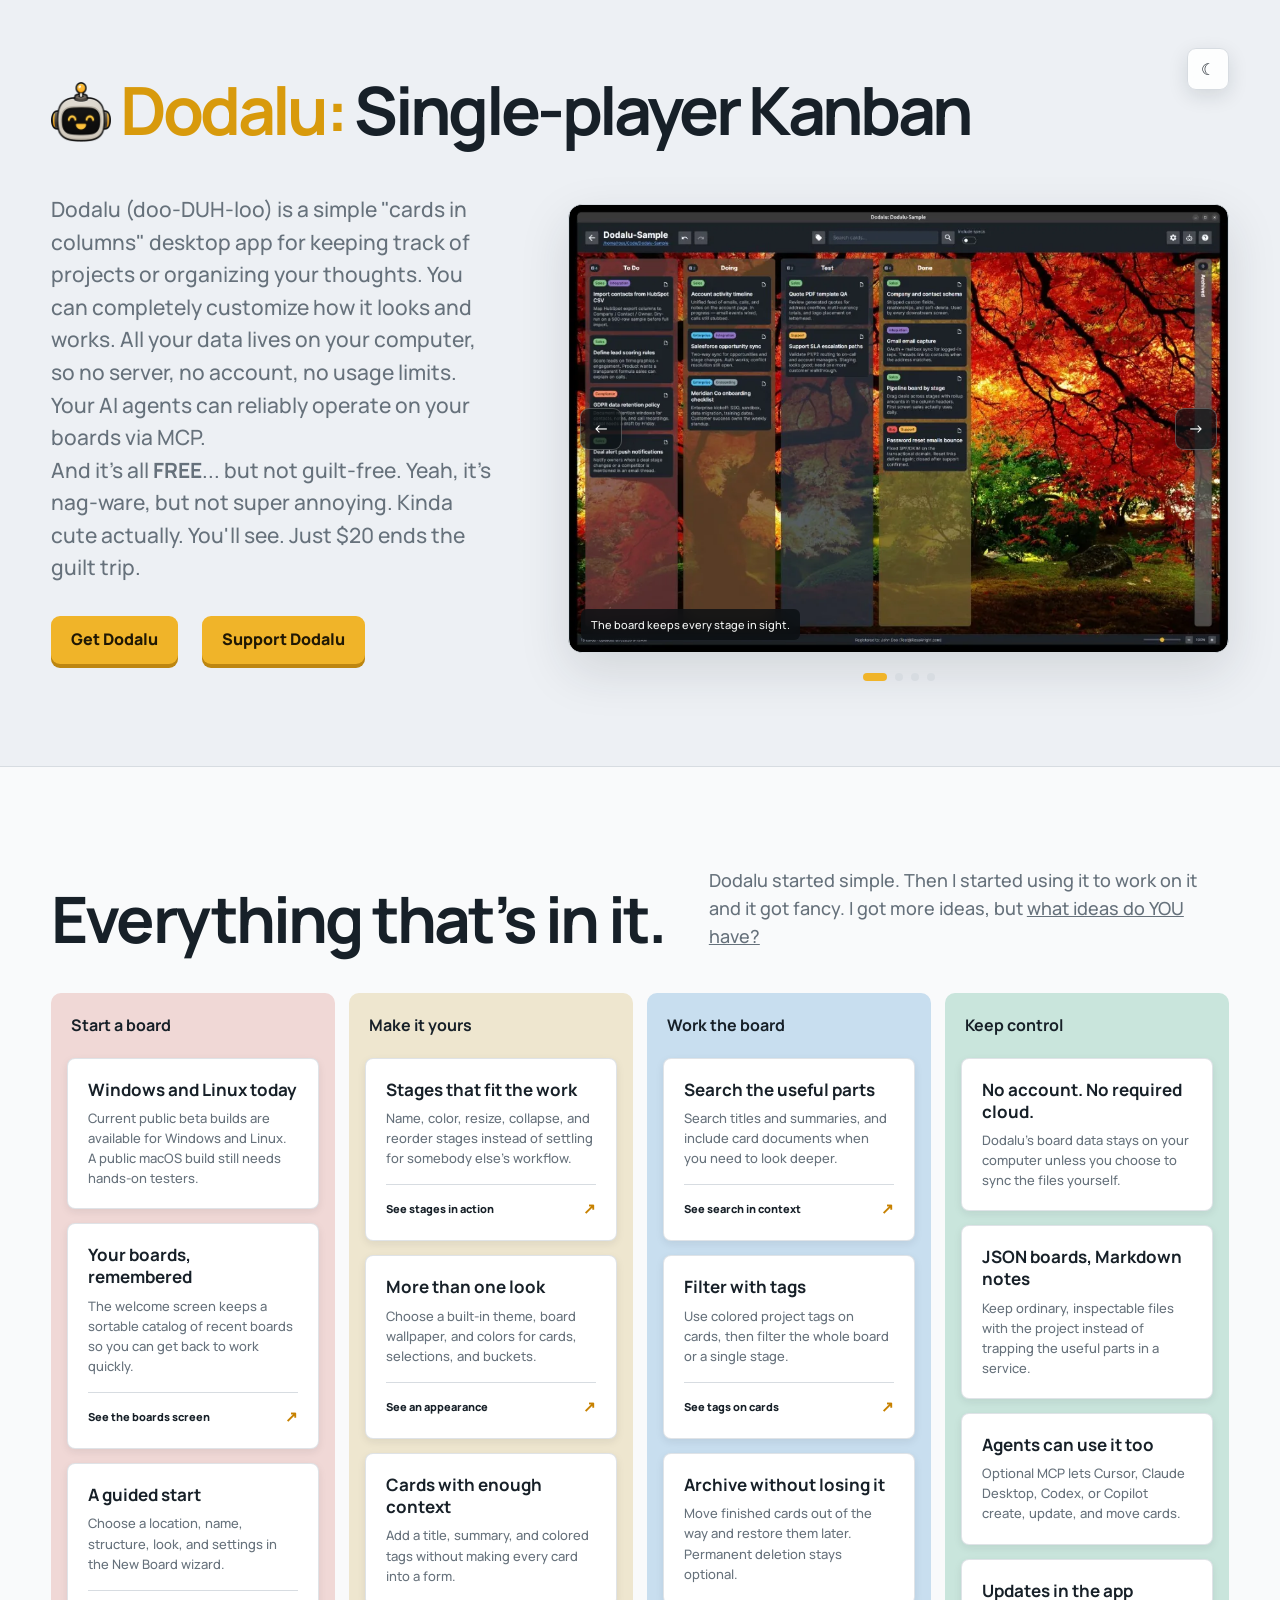
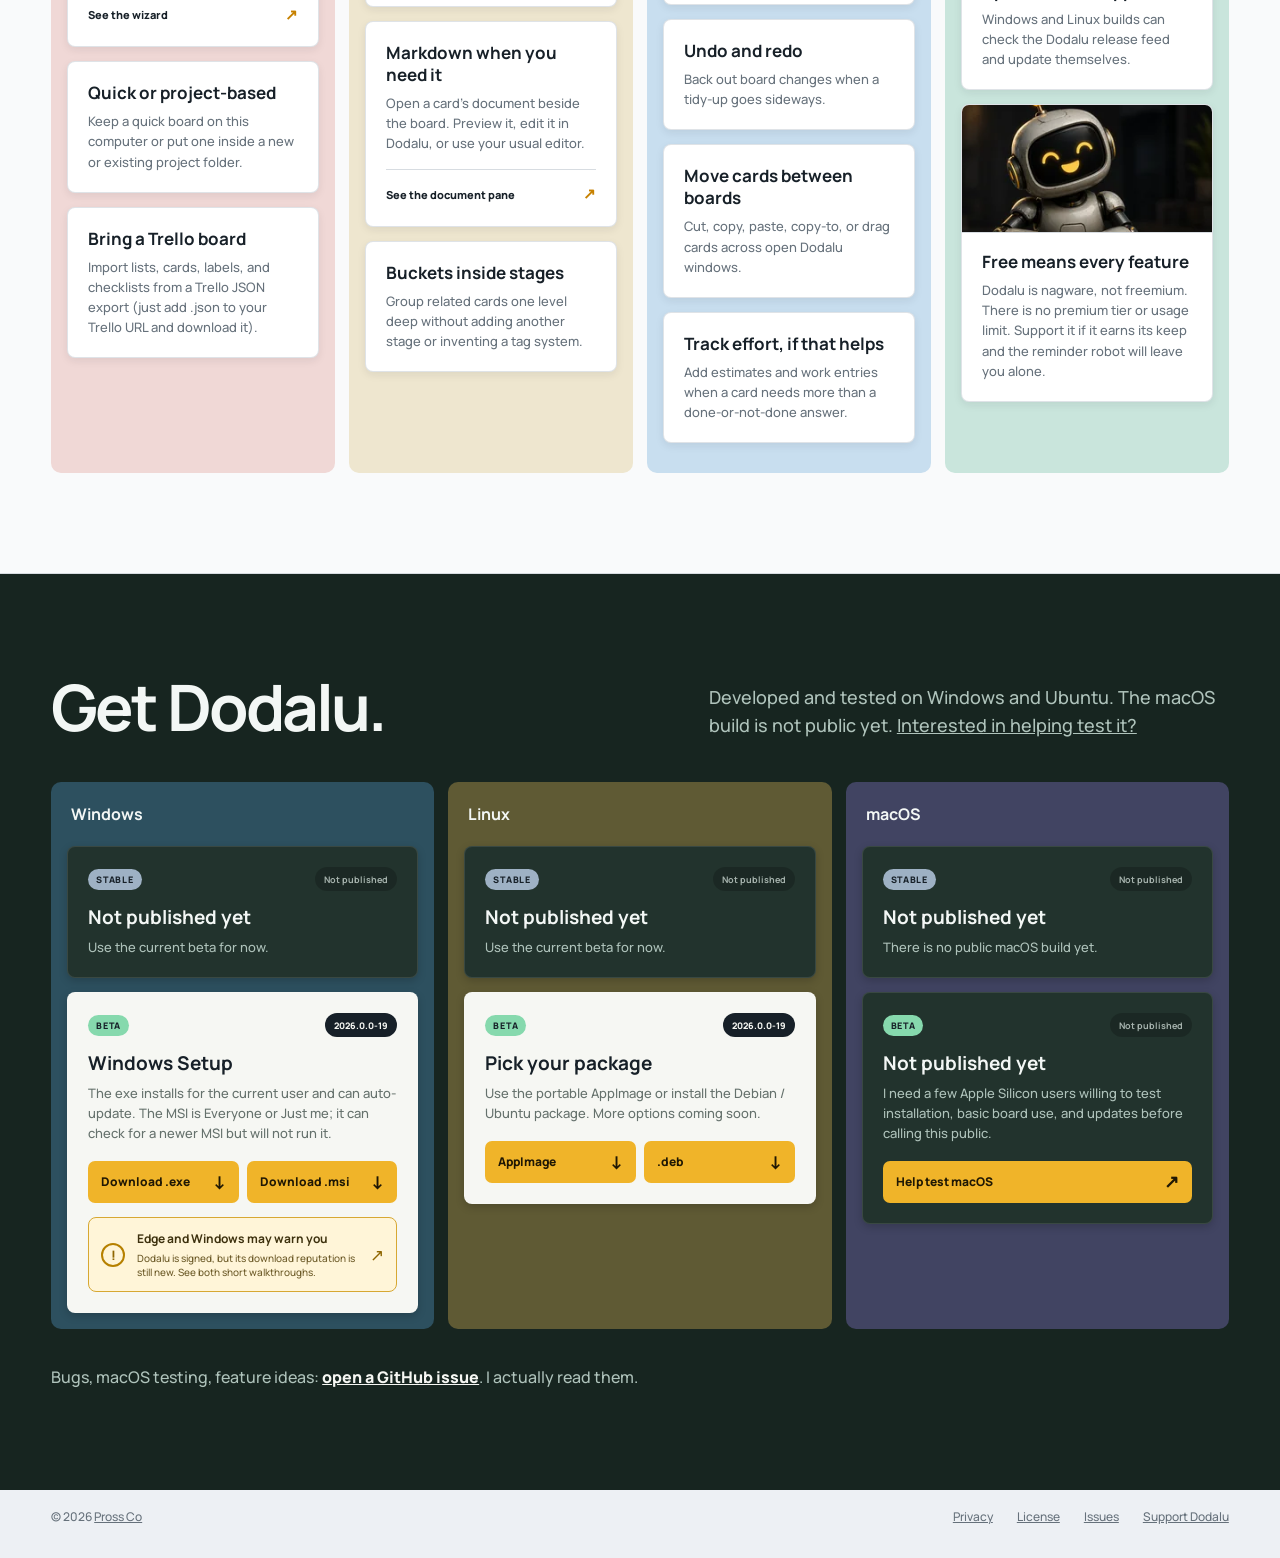
<file: index.html>
<!doctype html>
<html lang="en">
<head>
  <meta charset="utf-8">
  <meta name="viewport" content="width=device-width, initial-scale=1">
  <meta name="color-scheme" content="light dark">
  <title>Dodalu: Single-player Kanban</title>
  <meta name="description" content="Dodalu is a free, customizable, single-player kanban app that lives on your computer and works with optional AI agents.">
  <meta property="og:title" content="Dodalu: Single-player Kanban">
  <meta property="og:description" content="A free, customizable desktop kanban app. No account, no required cloud, no usage limits.">
  <meta property="og:type" content="website">
  <meta property="og:url" content="https://dodalu.com/">
  <meta property="og:image" content="https://dodalu.com/assets/og-share.png">
  <meta name="theme-color" content="#edf0f4">
  <link rel="icon" href="assets/icon.png" type="image/png">
  <link rel="preconnect" href="https://fonts.googleapis.com">
  <link rel="preconnect" href="https://fonts.gstatic.com" crossorigin>
  <link href="https://fonts.googleapis.com/css2?family=Manrope:wght@500;600;700;800&display=swap" rel="stylesheet">
  <link rel="stylesheet" href="styles.css">
</head>
<body>
  <button class="theme-float" data-theme-toggle><span data-theme-icon>☾</span></button>

  <main>
    <section class="hero">
      <h1><img class="hero-logo" src="assets/logo.png" alt=""><span>Dodalu:</span> Single-player Kanban</h1>
      <div class="hero-body">
        <div class="hero-copy">
          <p class="lede">
            Dodalu (doo-DUH-loo) is a simple "cards in columns" desktop app for keeping track of projects or organizing your thoughts.
            You can completely customize how it looks and works.
            All your data lives on your computer, so no server, no account, no usage limits.
            Your AI agents can reliably operate on your boards via MCP.
          </p>
          <p class="lede">
            And it's all <b>FREE</b>... but not guilt-free. Yeah, it's nag-ware, but not super annoying. Kinda cute actually. You'll see. Just $20 ends the guilt trip.
          </p>
          <div class="actions">
            <a class="button" href="#download">Get Dodalu</a>
            <a class="button" href="https://pay.dodalu.com/">Support Dodalu</a>
          </div>
        </div>
        <div class="carousel" data-carousel aria-roledescription="carousel" aria-label="Dodalu screenshots">
          <div class="carousel-viewport">
            <figure class="carousel-slide is-active" data-slide>
              <img src="assets/hero-board.webp" alt="Dodalu showing a kanban board with To Do, Doing, Test, and Done stages">
              <figcaption>The board keeps every stage in sight.</figcaption>
            </figure>
            <figure class="carousel-slide" data-slide aria-hidden="true">
              <img src="assets/stage-widths-and-collapse.jpg" alt="Dodalu showing a wide To Do stage and a collapsed Archived stage">
              <figcaption>Make room where you need it, and collapse what you don’t.</figcaption>
            </figure>
            <figure class="carousel-slide" data-slide aria-hidden="true">
              <img src="assets/welcome.webp" alt="Dodalu welcome screen and New Board wizard">
              <figcaption>Keep recent boards together and start the next one your way.</figcaption>
            </figure>
            <figure class="carousel-slide" data-slide aria-hidden="true">
              <img src="assets/docs-pane.webp" alt="Dodalu with a card’s Markdown document open beside the board">
              <figcaption>Open the useful detail without losing the board.</figcaption>
            </figure>
          </div>
          <button class="carousel-arrow previous" type="button" data-carousel-previous aria-label="Previous screenshot">←</button>
          <button class="carousel-arrow next" type="button" data-carousel-next aria-label="Next screenshot">→</button>
          <div class="carousel-dots" role="group" aria-label="Choose screenshot">
            <button class="is-active" type="button" data-carousel-dot="0" aria-label="Show board screenshot" aria-current="true"></button>
            <button type="button" data-carousel-dot="1" aria-label="Show adjustable stages screenshot"></button>
            <button type="button" data-carousel-dot="2" aria-label="Show boards catalog screenshot"></button>
            <button type="button" data-carousel-dot="3" aria-label="Show card document screenshot"></button>
          </div>
        </div>
      </div>
    </section>

    <section class="board-section" id="features">
      <div class="section-heading">
        <h2>Everything that’s in it.</h2>
        <p>Dodalu started simple. Then I started using it to work on it and it got fancy. I got more ideas, but
          <a href="https://github.com/RossWright/Dodalu-Releases/issues">what ideas do YOU have?</a></p>
      </div>
      <div class="feature-board">
        <article class="feature-stage coral">
          <header><h3>Start a board</h3></header>
          <div class="feature-card"><h4>Windows and Linux today</h4><p>Current public beta builds are available for Windows and Linux. A public macOS build still needs hands-on testers.</p></div>
          <div class="feature-card"><h4>Your boards, remembered</h4><p>The welcome screen keeps a sortable catalog of recent boards so you can get back to work quickly.</p><button class="media-link" type="button" data-media="assets/welcome.webp" data-media-title="Your boards, remembered" data-media-copy="The welcome screen keeps recent boards within reach. Sort them, reorder them, or start another without digging through folders.">See the boards screen <span>↗</span></button></div>
          <div class="feature-card"><h4>A guided start</h4><p>Choose a location, name, structure, look, and settings in the New Board wizard.</p><button class="media-link" type="button" data-media="assets/welcome.webp" data-media-title="Start a board your way" data-media-copy="The New Board wizard walks through where the board lives, what it is called, its starting structure, appearance, and optional settings.">See the wizard <span>↗</span></button></div>
          <div class="feature-card"><h4>Quick or project-based</h4><p>Keep a quick board on this computer or put one inside a new or existing project folder.</p></div>
          <div class="feature-card"><h4>Bring a Trello board</h4><p>Import lists, cards, labels, and checklists from a Trello JSON export (just add .json to your Trello URL and download it).</p></div>
        </article>
        <article class="feature-stage gold">
          <header><h3>Make it yours</h3></header>
          <div class="feature-card"><h4>Stages that fit the work</h4><p>Name, color, resize, collapse, and reorder stages instead of settling for somebody else’s workflow.</p><button class="media-link" type="button" data-media="assets/stage-widths-and-collapse.jpg" data-media-title="Stages that fit the work" data-media-copy="Give a busy stage room for several card stacks, keep quieter stages narrow, and collapse a stage when you only need to know it’s there.">See stages in action <span>↗</span></button></div>
          <div class="feature-card"><h4>More than one look</h4><p>Choose a built-in theme, board wallpaper, and colors for cards, selections, and buckets.</p><button class="media-link" type="button" data-media="assets/board-appearance-presets.jpg" data-media-title="Make the board recognizable" data-media-copy="Load a preset look, choose a wallpaper, change stage opacity, and tune colors for the board, cards, buckets, and selections.">See an appearance <span>↗</span></button></div>
          <div class="feature-card"><h4>Cards with enough context</h4><p>Add a title, summary, and colored tags without making every card into a form.</p></div>
          <div class="feature-card"><h4>Markdown when you need it</h4><p>Open a card’s document beside the board. Preview it, edit it in Dodalu, or use your usual editor.</p><button class="media-link" type="button" data-media="assets/docs-pane.webp" data-media-title="The card document stays beside the board" data-media-copy="Select a card and its Markdown opens in a docked pane. Preview by default, switch to editing when needed, or open the file in your usual editor.">See the document pane <span>↗</span></button></div>
          <div class="feature-card"><h4>Buckets inside stages</h4><p>Group related cards one level deep without adding another stage or inventing a tag system.</p></div>
        </article>
        <article class="feature-stage blue">
          <header><h3>Work the board</h3></header>
          <div class="feature-card"><h4>Search the useful parts</h4><p>Search titles and summaries, and include card documents when you need to look deeper.</p><button class="media-link" type="button" data-media="assets/docs-pane.webp" data-media-title="Search cards—and their documents" data-media-copy="The board header searches card titles and summaries. Turn on Include specs when the phrase you remember is buried in a card’s Markdown document.">See search in context <span>↗</span></button></div>
          <div class="feature-card"><h4>Filter with tags</h4><p>Use colored project tags on cards, then filter the whole board or a single stage.</p><button class="media-link" type="button" data-media="assets/hero-board.webp" data-media-title="Tags without a separate database" data-media-copy="Colored tags are visible directly on cards. Use them to filter the whole board or narrow one particular stage.">See tags on cards <span>↗</span></button></div>
          <div class="feature-card"><h4>Archive without losing it</h4><p>Move finished cards out of the way and restore them later. Permanent deletion stays optional.</p></div>
          <div class="feature-card"><h4>Undo and redo</h4><p>Back out board changes when a tidy-up goes sideways.</p></div>
          <div class="feature-card"><h4>Move cards between boards</h4><p>Cut, copy, paste, copy-to, or drag cards across open Dodalu windows.</p></div>
          <div class="feature-card"><h4>Track effort, if that helps</h4><p>Add estimates and work entries when a card needs more than a done-or-not-done answer.</p></div>
        </article>
        <article class="feature-stage green">
          <header><h3>Keep control</h3></header>
          <div class="feature-card"><h4>No account. No required cloud.</h4><p>Dodalu’s board data stays on your computer unless you choose to sync the files yourself.</p></div>
          <div class="feature-card"><h4>JSON boards, Markdown notes</h4><p>Keep ordinary, inspectable files with the project instead of trapping the useful parts in a service.</p></div>
          <div class="feature-card"><h4>Agents can use it too</h4><p>Optional MCP lets Cursor, Claude Desktop, Codex, or Copilot create, update, and move cards.</p></div>
          <div class="feature-card"><h4>Updates in the app</h4><p>Windows and Linux builds can check the Dodalu release feed and update themselves.</p></div>
          <div class="feature-card with-cover"><img class="card-cover" src="assets/mascot.webp" alt="Dodalu’s reminder robot"><h4>Free means every feature</h4><p>Dodalu is nagware, not freemium. There is no premium tier or usage limit. Support it if it earns its keep and the reminder robot will leave you alone.</p></div>
        </article>
      </div>
    </section>

    <section class="download" id="download">
      <div class="section-heading download-heading">
        <h2>Get Dodalu.</h2>
        <p>Developed and tested on Windows and Ubuntu. The macOS build is not public yet.
          <a href="mailto:ross@dodalu.com?subject=Dodalu%20macOS%20testing">Interested in helping test it?</a></p>
      </div>
      <div class="download-board">
        <article class="download-stage windows">
          <header><h3>Windows</h3></header>
          <div class="download-card">
            <div class="download-meta">
              <span class="channel stable">Stable</span>
              <span class="version-bubble unavailable">Not published</span>
            </div>
            <h4>Not published yet</h4>
            <p>Use the current beta for now.</p>
          </div>
          <div class="download-card featured">
            <div class="download-meta">
              <span class="channel beta">Beta</span>
              <span class="version-bubble" data-version-channel="win-beta">2026.0.0-beta.15</span>
            </div>
            <h4>Windows Setup</h4>
            <p>The exe installs for the current user and can auto-update. The MSI is Everyone or Just me; it can check for a newer MSI but will not run it.</p>
            <div class="package-links">
              <a class="download-link" id="download-win-exe-beta" href="feed/Dodalu.App-win-beta-Setup.exe">Download .exe <span>↓</span></a>
              <a class="download-link" id="download-win-msi-beta" href="feed/Dodalu-win-beta.msi">Download .msi <span>↓</span></a>
            </div>
            <button class="windows-warning-callout" type="button" data-windows-help-open>
              <span class="warning-icon" aria-hidden="true">!</span>
              <span><strong>Edge and Windows may warn you</strong><small>Dodalu is signed, but its download reputation is still new. See both short walkthroughs.</small></span>
              <span class="callout-arrow" aria-hidden="true">↗</span>
            </button>
          </div>
        </article>
        <article class="download-stage linux">
          <header><h3>Linux</h3></header>
          <div class="download-card">
            <div class="download-meta"><span class="channel stable">Stable</span><span class="version-bubble unavailable">Not published</span></div>
            <h4>Not published yet</h4>
            <p>Use the current beta for now.</p>
          </div>
          <div class="download-card featured">
            <div class="download-meta">
              <span class="channel beta">Beta</span>
              <span class="version-bubble" data-version-channel="linux-beta">2026.0.0-beta.15</span>
            </div>
            <h4>Pick your package</h4>
            <p>Use the portable AppImage or install the Debian / Ubuntu package. More options coming soon.</p>
            <div class="package-links">
              <a class="download-link" id="download-linux-appimage-beta" href="feed/Dodalu-linux-beta.AppImage">AppImage <span>↓</span></a>
              <a class="download-link" id="download-linux-deb-beta" href="feed/dodalu_2026.0.0-beta.15_amd64.deb">.deb <span>↓</span></a>
            </div>
          </div>
        </article>
        <article class="download-stage mac">
          <header><h3>macOS</h3></header>
          <div class="download-card">
            <div class="download-meta">
              <span class="channel stable">Stable</span>
              <span class="version-bubble unavailable">Not published</span>
            </div>
            <h4>Not published yet</h4>
            <p>There is no public macOS build yet.</p>
          </div>
          <div class="download-card">
            <div class="download-meta">
              <span class="channel beta">Beta</span>
              <span class="version-bubble unavailable">Not published</span>
            </div>
            <h4>Not published yet</h4>
            <p>I need a few Apple Silicon users willing to test installation, basic board use, and updates before calling this public.</p>
            <a class="download-link" href="mailto:ross@dodalu.com?subject=Dodalu%20macOS%20testing">Help test macOS <span>↗</span></a>
          </div>
        </article>
      </div>
      <p class="download-note">
        Bugs, macOS testing, feature ideas:
        <a href="https://github.com/RossWright/Dodalu-Releases/issues">open a GitHub issue</a>.
        I actually read them.
      </p>
    </section>
  </main>

  <dialog class="media-dialog" data-media-dialog>
    <button class="dialog-close" type="button" data-media-close aria-label="Close">×</button>
    <div class="dialog-layout">
      <div class="dialog-media"><img data-media-image alt=""><video data-media-video controls playsinline hidden></video></div>
      <div class="dialog-copy"><h2 data-media-heading></h2><p data-media-text></p></div>
    </div>
  </dialog>

  <dialog class="windows-help-dialog" data-windows-help-dialog>
    <button class="dialog-close" type="button" data-windows-help-close aria-label="Close">×</button>
    <div class="windows-help-header">
      <p class="dialog-kicker">While Dodalu builds its Microsoft reputation</p>
      <h2>Two warnings. Two short paths.</h2>
      <div class="reputation-explainer">
        <h3>Why am I seeing this?</h3>
        <p>Windows checks two things: who signed an app, and whether that signed app has built enough download history. Pross Co is registered as Dodalu’s publisher and every Windows installer is digitally signed, but Microsoft reputation only grows with time and downloads. Until it does, Edge and SmartScreen may call Dodalu unfamiliar. That means “new and uncommon,” not “virus found.”</p>
      </div>
      <p class="publisher-check">Only continue if you downloaded from <strong>dodalu.com</strong> and Windows shows the publisher as <strong>Pross Co</strong>.</p>
    </div>
    <div class="warning-flows">
      <section class="warning-flow">
        <header><div><span>Microsoft Edge</span><h3>Keep the download</h3></div><b>3 clicks</b></header>
        <ol class="windows-help-steps edge-steps">
          <li>
            <figure>
              <div class="annotated-shot shot-wide" style="--shot-ratio: 578 / 272">
                <img src="assets/windows-edge-download-warning.png" alt="Edge Downloads panel saying the Dodalu installer is not commonly downloaded">
                <span class="screenshot-target target-round" style="--target-left: 90%; --target-top: 61%; --target-width: 9%; --target-height: 18%" aria-hidden="true"></span>
              </div>
            </figure>
            <div><span>1</span><p>Open the <strong>•••</strong> menu beside the download.</p></div>
          </li>
          <li>
            <figure>
              <div class="annotated-shot shot-wide" style="--shot-ratio: 832 / 521">
                <img src="assets/windows-edge-keep-menu.png" alt="Edge download menu with Keep selected">
                <span class="screenshot-target" style="--target-left: 79%; --target-top: 50%; --target-width: 29%; --target-height: 13%" aria-hidden="true"></span>
              </div>
            </figure>
            <div><span>2</span><p>Choose <strong>Keep</strong>.</p></div>
          </li>
          <li>
            <figure>
              <div class="annotated-shot shot-tall" style="--shot-ratio: 590 / 815">
                <img src="assets/windows-edge-trust-dialog.png" alt="Edge trust dialog with Keep anyway in the Delete menu">
                <span class="screenshot-target" style="--target-left: 83%; --target-top: 95%; --target-width: 31%; --target-height: 8%" aria-hidden="true"></span>
              </div>
            </figure>
            <div><span>3</span><p>Choose <strong>Keep anyway</strong>.</p></div>
          </li>
        </ol>
      </section>
      <section class="warning-flow">
        <header><div><span>Windows SmartScreen</span><h3>Run the installer</h3></div><b>2 clicks</b></header>
        <ol class="windows-help-steps smartscreen-steps">
          <li>
            <figure>
              <div class="annotated-shot shot-tall" style="--shot-ratio: 847 / 797">
                <img src="assets/windows-smartscreen-more-info.png" alt="Windows protected your PC dialog with a More info link">
                <span class="screenshot-target" style="--target-left: 10.5%; --target-top: 27%; --target-width: 20%; --target-height: 7%" aria-hidden="true"></span>
              </div>
            </figure>
            <div><span>1</span><p>Click <strong>More info</strong>.</p></div>
          </li>
          <li>
            <figure>
              <div class="annotated-shot shot-tall" style="--shot-ratio: 847 / 797">
                <img src="assets/windows-smartscreen-run-anyway.png" alt="Windows protected your PC dialog showing Pross Co and a Run anyway button">
                <span class="screenshot-target" style="--target-left: 64%; --target-top: 91%; --target-width: 20%; --target-height: 8%" aria-hidden="true"></span>
              </div>
            </figure>
            <div><span>2</span><p>Confirm the publisher is <strong>Pross Co</strong>, then click <strong>Run anyway</strong>.</p></div>
          </li>
        </ol>
      </section>
    </div>
  </dialog>

  <footer class="site-footer"><span>© <span data-year></span> <a href="https://pross.co/">Pross Co</a></span><a href="privacy.html">Privacy</a><a href="license.html">License</a><a href="https://github.com/RossWright/Dodalu-Releases/issues">Issues</a><a href="https://pay.dodalu.com/">Support Dodalu</a></footer>
  <script src="site.js"></script>
</body>
</html>
</file>
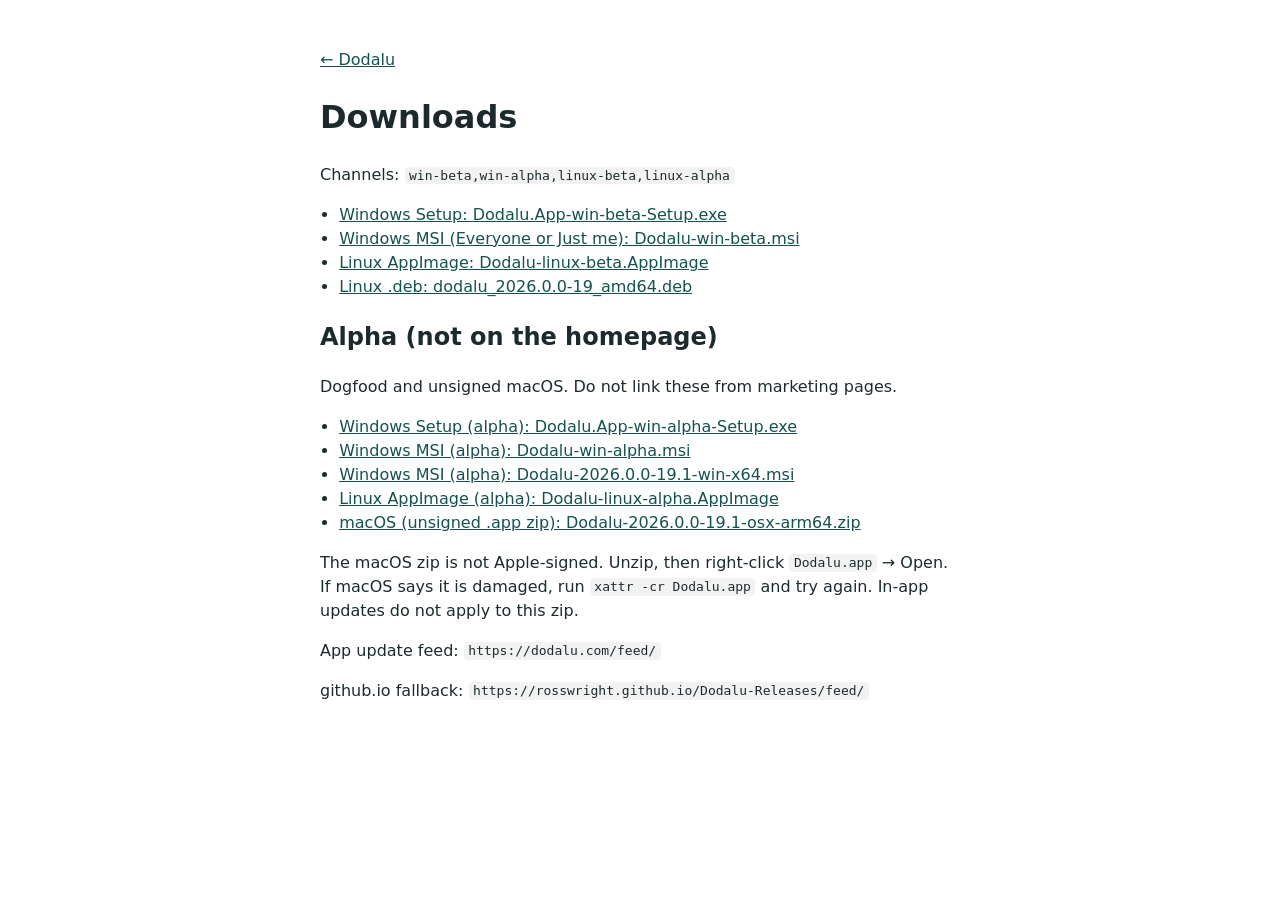
<file: feed/index.html>
<!DOCTYPE html>
<html lang="en">
<head>
  <meta charset="utf-8" />
  <meta name="viewport" content="width=device-width, initial-scale=1" />
  <title>Dodalu downloads</title>
  <style>
    body { font-family: system-ui, sans-serif; max-width: 40rem; margin: 3rem auto; padding: 0 1rem; line-height: 1.5; color: #1c2a2e; }
    a { color: #14524e; }
    code { background: #f2f2f2; padding: 0.1em 0.35em; border-radius: 4px; }
    ul { padding-left: 1.2rem; }
  </style>
</head>
<body>
  <p><a href="/">← Dodalu</a></p>
  <h1>Downloads</h1>
  <p>Channels: <code>win-beta,win-alpha,linux-beta,linux-alpha</code></p>
  <ul>
  <li><a href="https://github.com/RossWright/Dodalu-Releases/releases/download/v2026.0.0-19/Dodalu.App-win-beta-Setup.exe">Windows Setup: Dodalu.App-win-beta-Setup.exe</a></li>
  <li><a href="https://github.com/RossWright/Dodalu-Releases/releases/download/v2026.0.0-19/Dodalu-win-beta.msi">Windows MSI (Everyone or Just me): Dodalu-win-beta.msi</a></li>
  <li><a href="https://github.com/RossWright/Dodalu-Releases/releases/download/v2026.0.0-19/Dodalu-linux-beta.AppImage">Linux AppImage: Dodalu-linux-beta.AppImage</a></li>
  <li><a href="https://github.com/RossWright/Dodalu-Releases/releases/download/v2026.0.0-19/dodalu_2026.0.0-19_amd64.deb">Linux .deb: dodalu_2026.0.0-19_amd64.deb</a></li>
  </ul>
  <h2>Alpha (not on the homepage)</h2>
  <p>Dogfood and unsigned macOS. Do not link these from marketing pages.</p>
  <ul>
  <li><a href="https://github.com/RossWright/Dodalu-Releases/releases/download/v2026.0.0-19.1/Dodalu.App-win-alpha-Setup.exe">Windows Setup (alpha): Dodalu.App-win-alpha-Setup.exe</a></li>
  <li><a href="https://github.com/RossWright/Dodalu-Releases/releases/download/v2026.0.0-19.1/Dodalu-win-alpha.msi">Windows MSI (alpha): Dodalu-win-alpha.msi</a></li>
  <li><a href="https://github.com/RossWright/Dodalu-Releases/releases/download/v2026.0.0-19.1/Dodalu-2026.0.0-19.1-win-x64.msi">Windows MSI (alpha): Dodalu-2026.0.0-19.1-win-x64.msi</a></li>
  <li><a href="https://github.com/RossWright/Dodalu-Releases/releases/download/v2026.0.0-19.1/Dodalu-linux-alpha.AppImage">Linux AppImage (alpha): Dodalu-linux-alpha.AppImage</a></li>
  <li><a href="https://github.com/RossWright/Dodalu-Releases/releases/download/v2026.0.0-19.1/Dodalu-2026.0.0-19.1-osx-arm64.zip">macOS (unsigned .app zip): Dodalu-2026.0.0-19.1-osx-arm64.zip</a></li>
  </ul>
  <p>The macOS zip is not Apple-signed. Unzip, then right-click <code>Dodalu.app</code> → Open. If macOS says it is damaged, run <code>xattr -cr Dodalu.app</code> and try again. In-app updates do not apply to this zip.</p>
  <p>App update feed: <code>https://dodalu.com/feed/</code></p>
  <p>github.io fallback: <code>https://rosswright.github.io/Dodalu-Releases/feed/</code></p>
</body>
</html>
</file>
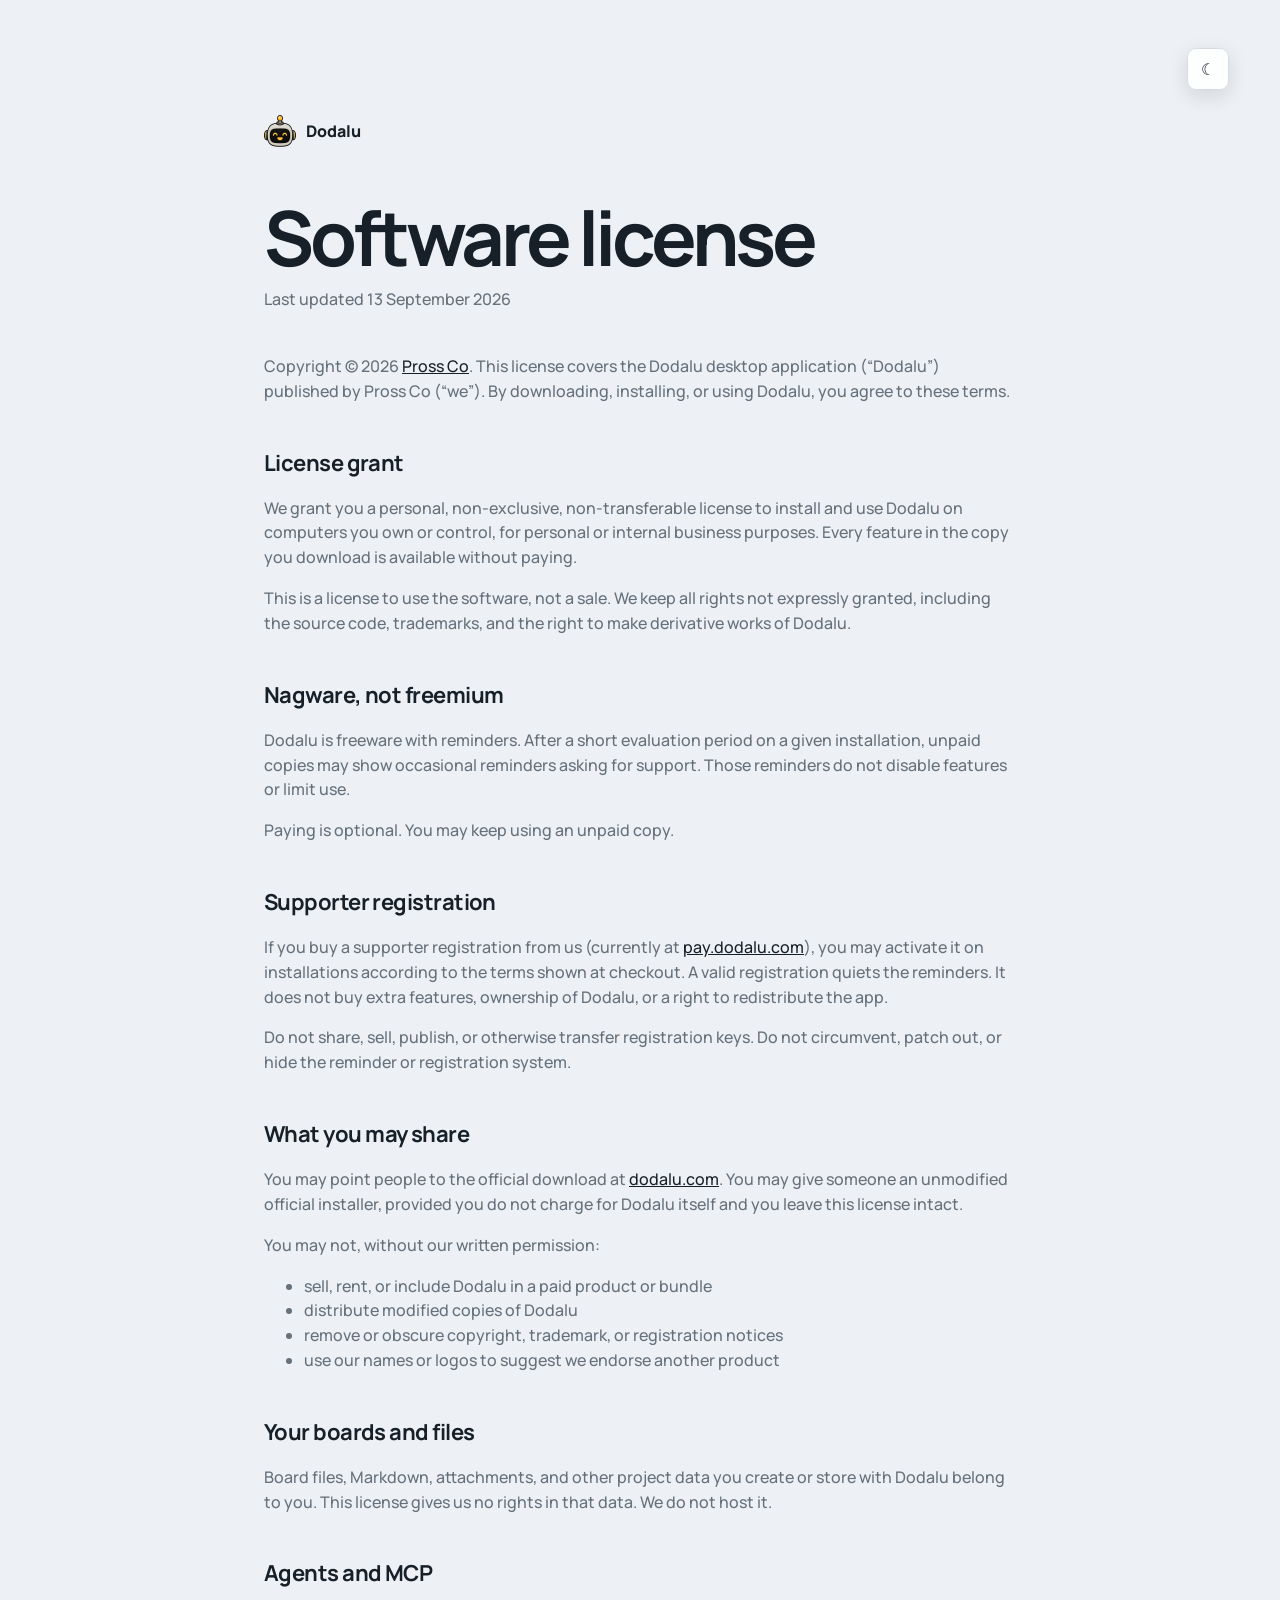
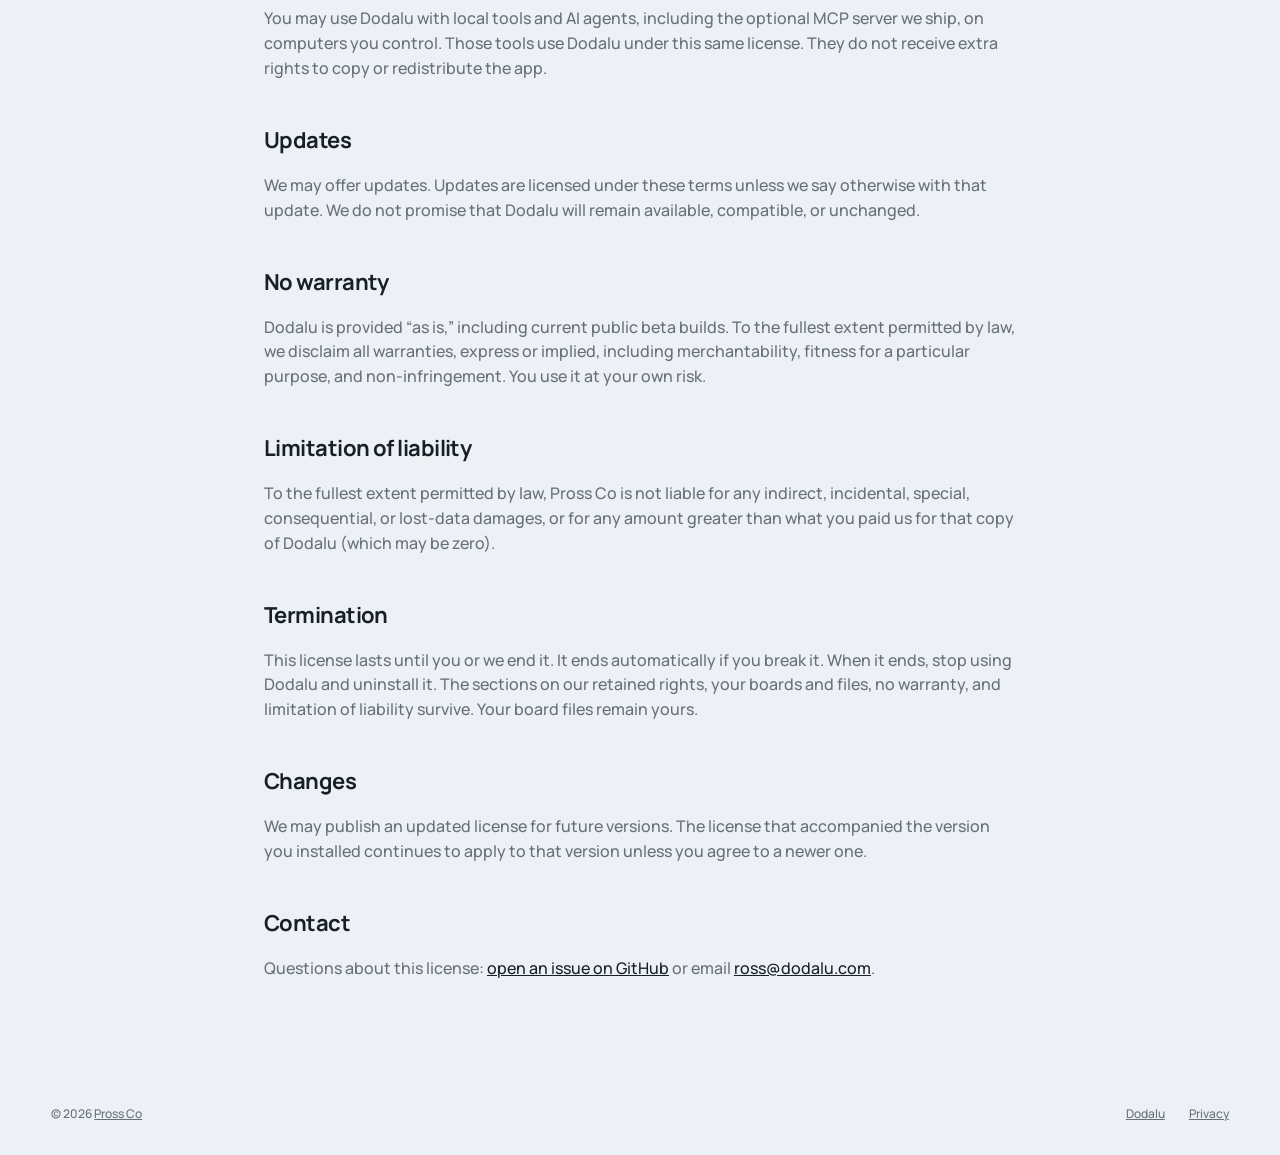
<file: license.html>
<!DOCTYPE html>
<html lang="en">
<head>
  <meta charset="utf-8" />
  <meta name="viewport" content="width=device-width, initial-scale=1" />
  <title>License — Dodalu</title>
  <meta
    name="description"
    content="Dodalu software license: freeware nagware from Pross Co. Use it without paying; a supporter key quiets the reminders."
  />
  <meta property="og:title" content="License — Dodalu" />
  <meta property="og:type" content="website" />
  <meta property="og:url" content="https://dodalu.com/license.html" />
  <meta name="theme-color" content="#1c2a2e" />
  <link rel="icon" href="assets/icon.png" type="image/png" />
  <link rel="preconnect" href="https://fonts.googleapis.com" />
  <link rel="preconnect" href="https://fonts.gstatic.com" crossorigin />
  <link
    href="https://fonts.googleapis.com/css2?family=Manrope:wght@500;600;700;800&display=swap"
    rel="stylesheet"
  />
  <link rel="stylesheet" href="styles.css" />
</head>
<body>
  <button class="theme-float" data-theme-toggle><span data-theme-icon>☾</span></button>

  <main id="top" class="legal">
    <article class="legal-inner">
      <a class="legal-home" href="/" aria-label="Dodalu home">
        <img src="assets/logo.png" width="32" height="32" alt="" />
        <span>Dodalu</span>
      </a>
      <h1>Software license</h1>
      <p class="legal-meta">Last updated 13 September 2026</p>

      <p>
        Copyright © 2026 <a href="https://pross.co/">Pross Co</a>.
        This license covers the Dodalu desktop application (“Dodalu”) published
        by Pross Co (“we”). By downloading, installing, or using Dodalu, you
        agree to these terms.
      </p>

      <h2>License grant</h2>
      <p>
        We grant you a personal, non-exclusive, non-transferable license to
        install and use Dodalu on computers you own or control, for personal or
        internal business purposes. Every feature in the copy you download is
        available without paying.
      </p>
      <p>
        This is a license to use the software, not a sale. We keep all rights
        not expressly granted, including the source code, trademarks, and the
        right to make derivative works of Dodalu.
      </p>

      <h2>Nagware, not freemium</h2>
      <p>
        Dodalu is freeware with reminders. After a short evaluation period on a
        given installation, unpaid copies may show occasional reminders asking
        for support. Those reminders do not disable features or limit use.
      </p>
      <p>
        Paying is optional. You may keep using an unpaid copy.
      </p>

      <h2>Supporter registration</h2>
      <p>
        If you buy a supporter registration from us (currently at
        <a href="https://pay.dodalu.com/">pay.dodalu.com</a>), you may activate
        it on installations according to the terms shown at checkout. A valid
        registration quiets the reminders. It does not buy extra features,
        ownership of Dodalu, or a right to redistribute the app.
      </p>
      <p>
        Do not share, sell, publish, or otherwise transfer registration keys.
        Do not circumvent, patch out, or hide the reminder or registration
        system.
      </p>

      <h2>What you may share</h2>
      <p>
        You may point people to the official download at
        <a href="https://dodalu.com/">dodalu.com</a>. You may give someone an
        unmodified official installer, provided you do not charge for Dodalu
        itself and you leave this license intact.
      </p>
      <p>You may not, without our written permission:</p>
      <ul>
        <li>sell, rent, or include Dodalu in a paid product or bundle</li>
        <li>distribute modified copies of Dodalu</li>
        <li>remove or obscure copyright, trademark, or registration notices</li>
        <li>use our names or logos to suggest we endorse another product</li>
      </ul>

      <h2>Your boards and files</h2>
      <p>
        Board files, Markdown, attachments, and other project data you create
        or store with Dodalu belong to you. This license gives us no rights in
        that data. We do not host it.
      </p>

      <h2>Agents and MCP</h2>
      <p>
        You may use Dodalu with local tools and AI agents, including the
        optional MCP server we ship, on computers you control. Those tools use
        Dodalu under this same license. They do not receive extra rights to
        copy or redistribute the app.
      </p>

      <h2>Updates</h2>
      <p>
        We may offer updates. Updates are licensed under these terms unless we
        say otherwise with that update. We do not promise that Dodalu will
        remain available, compatible, or unchanged.
      </p>

      <h2>No warranty</h2>
      <p>
        Dodalu is provided “as is,” including current public beta builds. To
        the fullest extent permitted by law, we disclaim all warranties,
        express or implied, including merchantability, fitness for a particular
        purpose, and non-infringement. You use it at your own risk.
      </p>

      <h2>Limitation of liability</h2>
      <p>
        To the fullest extent permitted by law, Pross Co is not liable for any
        indirect, incidental, special, consequential, or lost-data damages, or
        for any amount greater than what you paid us for that copy of Dodalu
        (which may be zero).
      </p>

      <h2>Termination</h2>
      <p>
        This license lasts until you or we end it. It ends automatically if you
        break it. When it ends, stop using Dodalu and uninstall it. The
        sections on our retained rights, your boards and files, no warranty,
        and limitation of liability survive. Your board files remain yours.
      </p>

      <h2>Changes</h2>
      <p>
        We may publish an updated license for future versions. The license that
        accompanied the version you installed continues to apply to that
        version unless you agree to a newer one.
      </p>

      <h2>Contact</h2>
      <p>
        Questions about this license:
        <a href="https://github.com/RossWright/Dodalu-Releases/issues">open an issue on GitHub</a>
        or email
        <a href="mailto:ross@dodalu.com">ross@dodalu.com</a>.
      </p>
    </article>
  </main>

  <footer class="site-footer">
    <span>© <span id="year"></span> <a href="https://pross.co/">Pross Co</a></span>
    <a href="/">Dodalu</a>
    <a href="privacy.html">Privacy</a>
  </footer>

  <script src="site.js"></script>
</body>
</html>
</file>
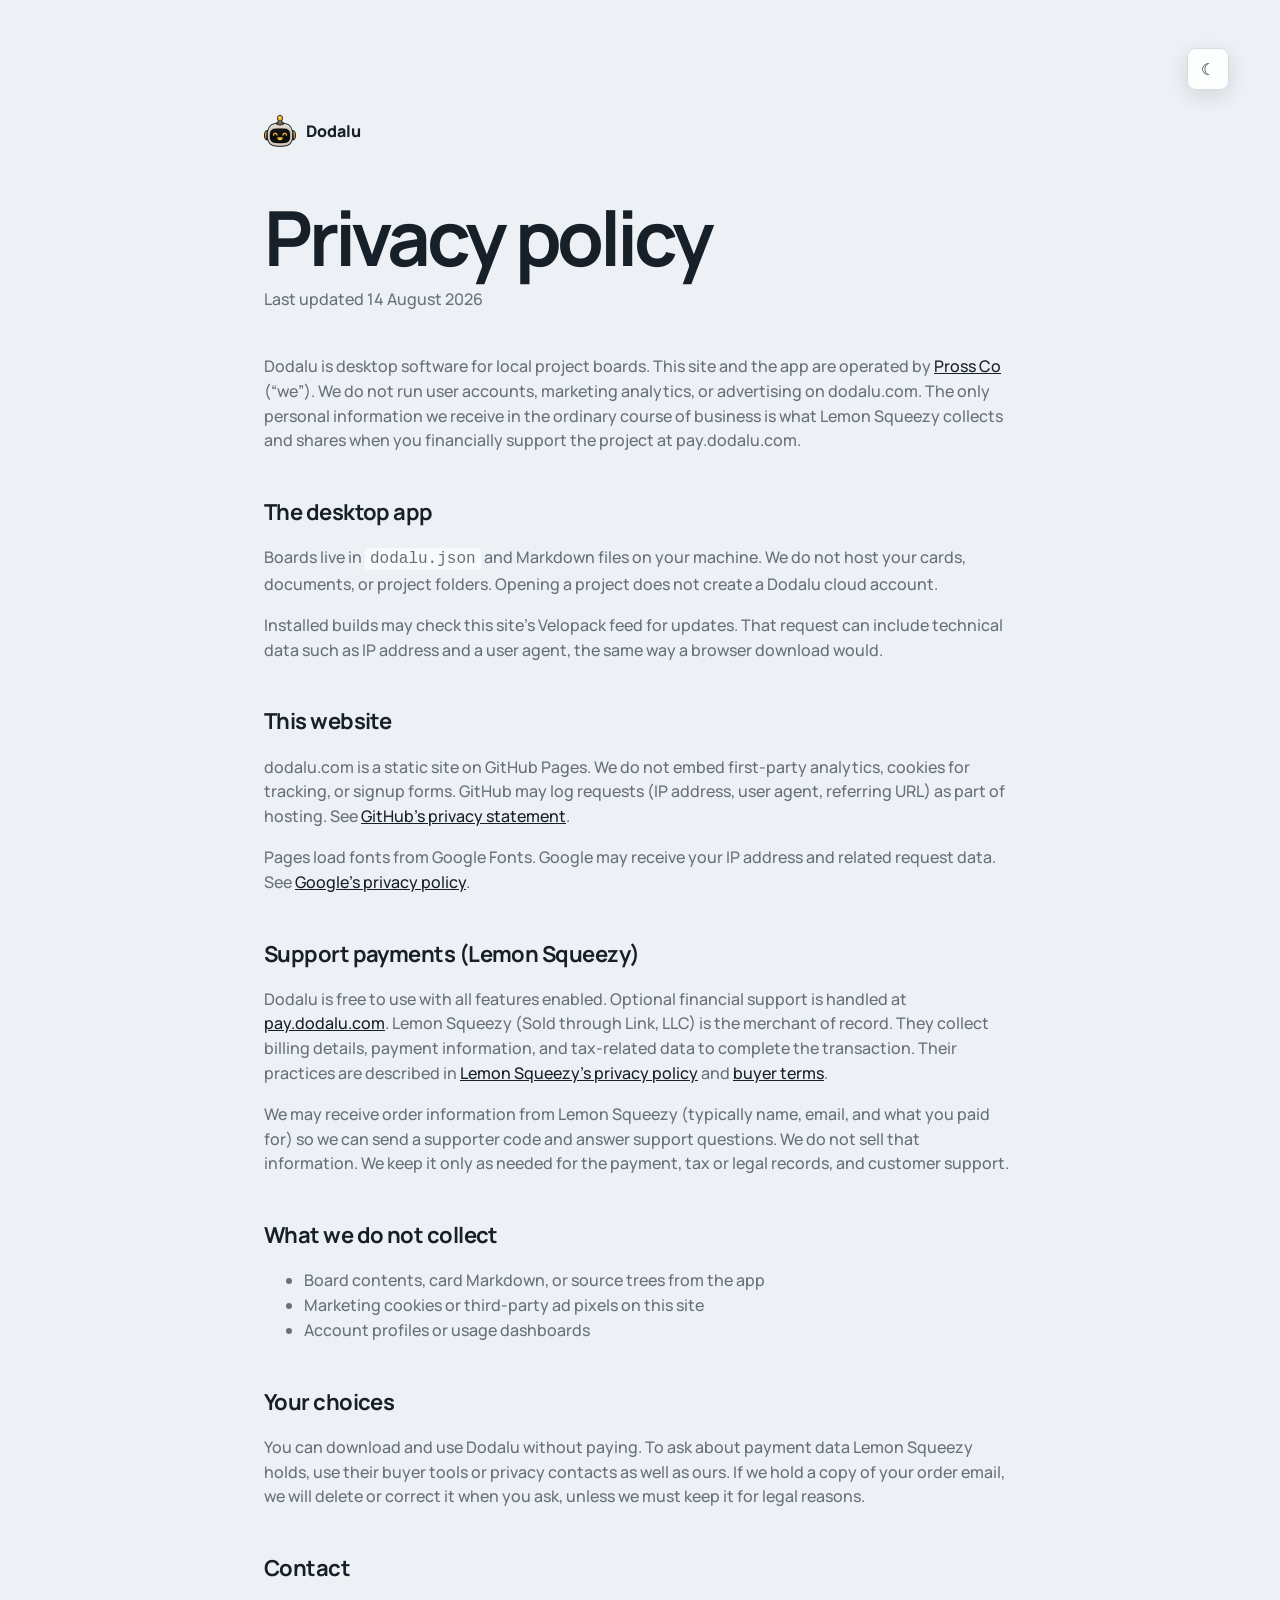
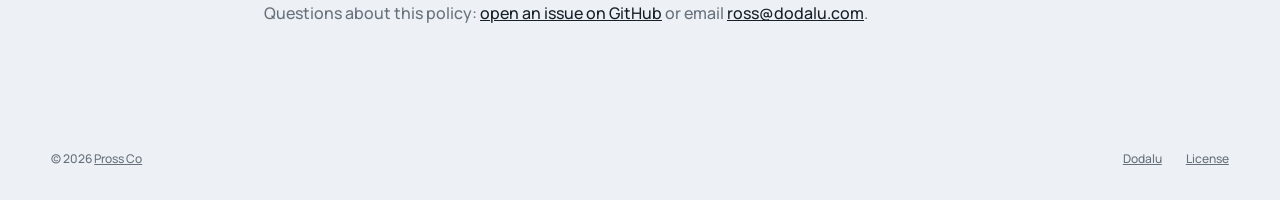
<file: privacy.html>
<!DOCTYPE html>
<html lang="en">
<head>
  <meta charset="utf-8" />
  <meta name="viewport" content="width=device-width, initial-scale=1" />
  <title>Privacy — Dodalu</title>
  <meta
    name="description"
    content="How Dodalu handles privacy: local boards, no marketing analytics, optional support payments via Lemon Squeezy."
  />
  <meta property="og:title" content="Privacy — Dodalu" />
  <meta property="og:type" content="website" />
  <meta property="og:url" content="https://dodalu.com/privacy.html" />
  <meta name="theme-color" content="#1c2a2e" />
  <link rel="icon" href="assets/icon.png" type="image/png" />
  <link rel="preconnect" href="https://fonts.googleapis.com" />
  <link rel="preconnect" href="https://fonts.gstatic.com" crossorigin />
  <link
    href="https://fonts.googleapis.com/css2?family=Manrope:wght@500;600;700;800&display=swap"
    rel="stylesheet"
  />
  <link rel="stylesheet" href="styles.css" />
</head>
<body>
  <button class="theme-float" data-theme-toggle><span data-theme-icon>☾</span></button>

  <main id="top" class="legal">
    <article class="legal-inner">
      <a class="legal-home" href="/" aria-label="Dodalu home">
        <img src="assets/logo.png" width="32" height="32" alt="" />
        <span>Dodalu</span>
      </a>
      <h1>Privacy policy</h1>
      <p class="legal-meta">Last updated 14 August 2026</p>

      <p>
        Dodalu is desktop software for local project boards. This site and the
        app are operated by <a href="https://pross.co/">Pross Co</a> (“we”). We do not run user accounts,
        marketing analytics, or advertising on dodalu.com. The only personal
        information we receive in the ordinary course of business is what
        Lemon Squeezy collects and shares when you financially support the
        project at pay.dodalu.com.
      </p>

      <h2>The desktop app</h2>
      <p>
        Boards live in <code>dodalu.json</code> and Markdown files on your
        machine. We do not host your cards, documents, or project folders.
        Opening a project does not create a Dodalu cloud account.
      </p>
      <p>
        Installed builds may check this site’s Velopack feed for updates. That
        request can include technical data such as IP address and a user agent,
        the same way a browser download would.
      </p>

      <h2>This website</h2>
      <p>
        dodalu.com is a static site on GitHub Pages. We do not embed
        first-party analytics, cookies for tracking, or signup forms. GitHub
        may log requests (IP address, user agent, referring URL) as part of
        hosting. See
        <a href="https://docs.github.com/en/site-policy/privacy-policies/github-general-privacy-statement">GitHub’s privacy statement</a>.
      </p>
      <p>
        Pages load fonts from Google Fonts. Google may receive your IP address
        and related request data. See
        <a href="https://policies.google.com/privacy">Google’s privacy policy</a>.
      </p>

      <h2>Support payments (Lemon Squeezy)</h2>
      <p>
        Dodalu is free to use with all features enabled. Optional financial
        support is handled at
        <a href="https://pay.dodalu.com/">pay.dodalu.com</a>. Lemon Squeezy
        (Sold through Link, LLC) is the merchant of record. They collect
        billing details, payment information, and tax-related data to complete
        the transaction. Their practices are described in
        <a href="https://www.lemonsqueezy.com/privacy">Lemon Squeezy’s privacy policy</a>
        and
        <a href="https://www.lemonsqueezy.com/buyer-terms">buyer terms</a>.
      </p>
      <p>
        We may receive order information from Lemon Squeezy (typically name,
        email, and what you paid for) so we can send a supporter code and
        answer support questions. We do not sell that information. We keep it
        only as needed for the payment, tax or legal records, and customer
        support.
      </p>

      <h2>What we do not collect</h2>
      <ul>
        <li>Board contents, card Markdown, or source trees from the app</li>
        <li>Marketing cookies or third-party ad pixels on this site</li>
        <li>Account profiles or usage dashboards</li>
      </ul>

      <h2>Your choices</h2>
      <p>
        You can download and use Dodalu without paying. To ask about payment
        data Lemon Squeezy holds, use their buyer tools or privacy contacts as
        well as ours. If we hold a copy of your order email, we will delete or
        correct it when you ask, unless we must keep it for legal reasons.
      </p>

      <h2>Contact</h2>
      <p>
        Questions about this policy:
        <a href="https://github.com/RossWright/Dodalu-Releases/issues">open an issue on GitHub</a>
        or email
        <a href="mailto:ross@dodalu.com">ross@dodalu.com</a>.
      </p>
    </article>
  </main>

  <footer class="site-footer">
    <span>© <span id="year"></span> <a href="https://pross.co/">Pross Co</a></span>
    <a href="/">Dodalu</a>
    <a href="license.html">License</a>
  </footer>

  <script src="site.js"></script>
</body>
</html>
</file>
<file: styles.css>
:root {
  color-scheme: light;
  --bg: #edf0f4;
  --surface: #f9fafb;
  --card: #fff;
  --ink: #172028;
  --muted: #66717b;
  --line: #d7dce1;
  --accent: #f0b429;
  --accent-ink: #201804;
  --shadow: 0 18px 50px rgba(28, 38, 48, .13);
}

:root[data-theme="dark"] {
  color-scheme: dark;
  --bg: #11151a;
  --surface: #191f26;
  --card: #232b34;
  --ink: #f3f5f7;
  --muted: #a5afb9;
  --line: #343d47;
  --shadow: 0 20px 60px rgba(0, 0, 0, .35);
}

@media (prefers-color-scheme: dark) {
  :root:not([data-theme="light"]) {
    color-scheme: dark;
    --bg: #11151a;
    --surface: #191f26;
    --card: #232b34;
    --ink: #f3f5f7;
    --muted: #a5afb9;
    --line: #343d47;
    --shadow: 0 20px 60px rgba(0, 0, 0, .35);
  }
}

* { box-sizing: border-box; }
html { scroll-behavior: smooth; }
body { margin: 0; background: var(--bg); color: var(--ink); font: 500 16px/1.55 Manrope, sans-serif; }
a { color: inherit; }
button { font: inherit; }
.theme-float { position: absolute; z-index: 20; top: clamp(20px, 4vw, 48px); right: clamp(20px, 4vw, 64px); width: 42px; height: 42px; padding: 0; border: 1px solid var(--line); border-radius: 9px; color: var(--ink); background: color-mix(in srgb, var(--card) 88%, transparent); box-shadow: 0 6px 20px rgba(20,30,40,.12); backdrop-filter: blur(12px); cursor: pointer; }
.button { display: inline-flex; justify-content: center; align-items: center; min-height: 48px; padding: 0 20px; border: 0; border-radius: 9px; background: var(--accent); color: var(--accent-ink); font-weight: 800; text-decoration: none; box-shadow: 0 4px 0 #bd8610; }
.button:hover { transform: translateY(-1px); box-shadow: 0 5px 0 #bd8610; }

.hero { max-width: 1420px; margin: 0 auto; padding: clamp(52px, 6vw, 92px) clamp(20px, 4vw, 64px) clamp(68px, 8vw, 110px); }
.hero h1 { max-width: 1280px; margin: 0 0 clamp(38px, 4vw, 58px); padding-right: 60px; font-size: clamp(50px, 5.2vw, 76px); line-height: .98; letter-spacing: -.055em; }
.hero-logo { width: .9em; height: .9em; margin-right: .13em; display: inline-block; vertical-align: -.11em; border-radius: .18em; }
.hero h1 span { color: #d89a0c; }
.hero-body { display: grid; grid-template-columns: minmax(340px, .8fr) minmax(0, 1.2fr); gap: clamp(42px, 6vw, 84px); align-items: center; }
.hero-copy { min-width: 0; align-self: center; }
.lede { max-width: 540px; margin: 0; color: var(--muted); font-size: clamp(17px, 1.7vw, 21px); }
.actions { display: flex; align-items: center; gap: 24px; margin-top: 32px; }

.carousel { position: relative; min-width: 0; }
.carousel-viewport { position: relative; aspect-ratio: 1024 / 695; overflow: hidden; border: 1px solid var(--line); border-radius: 14px; background: #11191d; box-shadow: var(--shadow); }
.carousel-slide { position: absolute; inset: 0; margin: 0; opacity: 0; visibility: hidden; transition: opacity 350ms ease, visibility 350ms ease; }
.carousel-slide.is-active { opacity: 1; visibility: visible; }
.carousel-slide img { display: block; width: 100%; height: 100%; object-fit: contain; }
.carousel-slide figcaption { position: absolute; left: 12px; right: 12px; bottom: 12px; width: fit-content; max-width: calc(100% - 24px); padding: 7px 10px; border-radius: 6px; color: #f5f7f6; background: rgba(11,17,20,.82); backdrop-filter: blur(8px); font-size: 11px; }
.carousel-arrow { position: absolute; z-index: 2; top: 50%; width: 42px; height: 42px; display: grid; place-items: center; border: 1px solid rgba(255,255,255,.25); border-radius: 9px; color: #fff; background: rgba(12,18,21,.72); box-shadow: 0 4px 14px rgba(0,0,0,.24); cursor: pointer; transform: translateY(-50%); }
.carousel-arrow:hover { background: rgba(12,18,21,.94); }
.carousel-arrow.previous { left: 12px; }
.carousel-arrow.next { right: 12px; }
.carousel-dots { position: absolute; z-index: 2; left: 50%; bottom: -28px; display: flex; gap: 8px; transform: translateX(-50%); }
.carousel-dots button { width: 8px; height: 8px; padding: 0; border: 0; border-radius: 50%; background: var(--line); cursor: pointer; }
.carousel-dots button.is-active { width: 24px; border-radius: 10px; background: var(--accent); }
.origin-story { margin-top: clamp(54px, 6vw, 82px); padding-top: 24px; border-top: 1px solid var(--line); }
.origin-story h2 { margin: 0 0 10px; font-size: 14px; letter-spacing: -.01em; }
.origin-story p { margin: 0; color: var(--muted); font-size: 14px; line-height: 1.65; }
.origin-story p + p { margin-top: .825em; }
.highlight { padding: .08em .32em; border-radius: .28em; color: var(--accent-ink); background: var(--accent); font-weight: 800; box-decoration-break: clone; -webkit-box-decoration-break: clone; }

.board-section { padding: 100px clamp(20px, 4vw, 64px); background: var(--surface); border-block: 1px solid var(--line); }
.section-heading { max-width: 1420px; margin: 0 auto 42px; display: flex; justify-content: space-between; align-items: end; gap: 40px; }
.section-heading h2, .download h2 { max-width: 920px; margin: 0; font-size: clamp(36px, 5vw, 68px); line-height: 1.02; letter-spacing: -.045em; }
.section-heading p { max-width: 520px; margin: 0; color: var(--muted); font-size: 18px; }
.feature-board { max-width: 1420px; margin: auto; display: grid; grid-template-columns: repeat(4, minmax(240px, 1fr)); gap: 14px; }
.feature-stage { min-height: 390px; padding: 16px; border-radius: 10px; background: color-mix(in srgb, var(--stage) 25%, var(--bg)); }
.feature-stage > header { display: flex; align-items: center; padding: 4px 4px 20px; }
.feature-stage header h3 { margin: 0; font-size: 16px; }
.coral { --stage: #fa8e7c; }
.gold { --stage: #f2c65e; }
.blue { --stage: #5aa8df; }
.green { --stage: #5ec595; }
.feature-card { margin-bottom: 14px; padding: 20px; border: 1px solid color-mix(in srgb, var(--line) 80%, transparent); border-radius: 8px; background: var(--card); box-shadow: 0 3px 9px rgba(20, 30, 40, .08); }
.feature-card.with-cover { overflow: hidden; }
.card-cover { display: block; width: calc(100% + 40px); height: 128px; margin: -20px -20px 18px; object-fit: cover; object-position: center 38%; border-bottom: 1px solid var(--line); }
.feature-card h4 { margin: 0 0 7px; font-size: 17px; line-height: 1.3; }
.feature-card p { margin: 0; color: var(--muted); font-size: 13px; line-height: 1.55; }
.media-link { width: 100%; margin-top: 16px; padding: 12px 0 0; display: flex; justify-content: space-between; align-items: center; border: 0; border-top: 1px solid var(--line); color: var(--ink); background: transparent; font-size: 11px; font-weight: 800; text-align: left; cursor: pointer; }
.media-link span { color: #c78100; font-size: 15px; }
.media-link:hover { color: #a66d00; }

.download { padding: 100px clamp(20px, 4vw, 64px); background: #172520; color: #f3f7f5; }
.download-heading { align-items: end; }
.download-heading p { color: #afc3bb; }
.download-board { max-width: 1420px; margin: 0 auto; display: grid; grid-template-columns: repeat(3, minmax(260px, 1fr)); gap: 14px; }
.download-stage { min-width: 0; padding: 16px; border-radius: 10px; background: color-mix(in srgb, var(--stage) 33%, #172520); }
.download-stage.windows { --stage: #5aa8df; }
.download-stage.linux { --stage: #f2c65e; }
.download-stage.mac { --stage: #9684e8; }
.download-stage > header { padding: 4px 4px 20px; }
.download-stage > header h3 { margin: 0; font-size: 16px; }
.download-card { margin-bottom: 14px; padding: 20px; border: 1px solid rgba(255,255,255,.1); border-radius: 8px; background: #22332d; box-shadow: 0 3px 9px rgba(0,0,0,.18); }
.download-card:last-child { margin-bottom: 0; }
.download-card.featured { background: #f6f7f3; color: #172028; }
.download-card.warning { border-color: rgba(240,180,41,.55); }
.download-meta { min-height: 24px; margin-bottom: 14px; display: flex; align-items: center; justify-content: space-between; gap: 10px; }
.channel { display: inline-flex; align-items: center; min-height: 21px; padding: 3px 8px; border-radius: 999px; color: #172028; background: #a8beb5; font-size: 9px; font-weight: 800; letter-spacing: .08em; line-height: 1; text-transform: uppercase; }
.channel.beta { background: #86d9ad; }
.channel.stable { background: #9eb1c4; }
.channel.notice { background: var(--accent); }
.version-bubble { display: inline-flex; align-items: center; justify-content: center; min-height: 24px; padding: 4px 9px; border-radius: 999px; color: #f6f7f3; background: #172028; font-size: 9px; font-weight: 800; line-height: 1; white-space: nowrap; }
.download-card:not(.featured) .version-bubble { color: #d9e4df; background: rgba(0,0,0,.28); }
.version-bubble.unavailable { font-weight: 700; opacity: .72; }
.download-card h4 { margin: 0 0 7px; font-size: 19px; line-height: 1.3; }
.download-card p { margin: 0; color: #afc3bb; font-size: 13px; }
.download-card.featured p { color: #65716c; }
.download-link { margin-top: 18px; min-height: 42px; padding: 0 13px; display: flex; align-items: center; justify-content: space-between; gap: 16px; border-radius: 7px; background: var(--accent); color: var(--accent-ink); font-size: 12px; font-weight: 800; text-decoration: none; }
.download-link:hover { background: #f6c951; }
.download-link span { font-size: 18px; }
.download-disabled-link { margin-top: 18px; min-height: 42px; padding: 0 13px; display: flex; align-items: center; justify-content: space-between; gap: 16px; border-radius: 7px; background: #65716c; color: #172028; font-size: 12px; font-weight: 800; text-decoration: none; }
.download-disabled-link:hover { background: #444d48; }
.download-disabled-link span { font-size: 18px; }
.package-links { display: grid; grid-template-columns: 1fr 1fr; gap: 8px; }
.windows-warning-callout { width: 100%; margin-top: 14px; padding: 12px; display: grid; grid-template-columns: 26px 1fr auto; gap: 10px; align-items: center; border: 1px solid #d7a832; border-radius: 8px; color: #3d310e; background: #fff5d8; text-align: left; cursor: pointer; }
.windows-warning-callout:hover { background: #ffefbf; }
.windows-warning-callout .warning-icon { width: 24px; height: 24px; display: grid; place-items: center; border: 2px solid #b68000; border-radius: 50%; color: #8f6600; font-size: 13px; font-weight: 800; }
.windows-warning-callout strong, .windows-warning-callout small { display: block; }
.windows-warning-callout strong { font-size: 12px; }
.windows-warning-callout small { margin-top: 2px; color: #6d5b29; font-size: 10px; line-height: 1.4; }
.windows-warning-callout .callout-arrow { color: #8f6600; font-size: 17px; }
.download-note { max-width: 1420px; margin: 36px auto 0; color: #afc3bb; font-size: 16px; }
.download-note a { color: #f6f7f3; font-weight: 800; }

.media-dialog { width: min(1280px, calc(100vw - 40px)); max-width: none; max-height: calc(100vh - 40px); padding: 0; overflow: hidden; border: 1px solid var(--line); border-radius: 16px; color: var(--ink); background: var(--card); box-shadow: 0 32px 90px rgba(0,0,0,.4); }
.media-dialog::backdrop { background: rgba(8,13,15,.72); backdrop-filter: blur(5px); }
.dialog-layout { display: grid; grid-template-columns: minmax(0, 1.6fr) minmax(260px, .6fr); min-height: 500px; }
.dialog-media { display: grid; place-items: center; min-width: 0; padding: 28px; background: #11191d; }
.dialog-media img, .dialog-media video { display: block; width: 100%; max-height: calc(100vh - 96px); object-fit: contain; border-radius: 8px; }
.dialog-media [hidden] { display: none; }
.dialog-copy { align-self: center; padding: clamp(28px, 5vw, 60px); }
.dialog-copy h2 { margin: 0; font-size: clamp(28px, 3vw, 46px); line-height: 1.05; letter-spacing: -.045em; }
.dialog-copy p { margin: 20px 0 0; color: var(--muted); font-size: 16px; }
.dialog-close { position: absolute; z-index: 3; top: 12px; right: 12px; width: 38px; height: 38px; padding: 0; border: 1px solid var(--line); border-radius: 8px; color: var(--ink); background: var(--card); font-size: 24px; line-height: 1; cursor: pointer; }

.windows-help-dialog { width: min(1320px, calc(100vw - 32px)); max-width: none; max-height: calc(100vh - 32px); padding: 0; overflow-y: auto; border: 1px solid var(--line); border-radius: 16px; color: var(--ink); background: var(--surface); box-shadow: 0 32px 90px rgba(0,0,0,.4); }
.windows-help-dialog::backdrop { background: rgba(8,13,15,.72); backdrop-filter: blur(5px); }
.windows-help-header { padding: clamp(30px, 4vw, 52px) clamp(24px, 5vw, 64px) 24px; background: var(--card); border-bottom: 1px solid var(--line); }
.windows-help-header .dialog-kicker { margin: 0 0 10px; color: #a66d00; font-size: 11px; font-weight: 800; letter-spacing: .08em; text-transform: uppercase; }
.windows-help-header h2 { margin: 0; max-width: 800px; font-size: clamp(32px, 4vw, 56px); line-height: 1; letter-spacing: -.045em; }
.reputation-explainer { max-width: 1080px; margin-top: 18px; padding: 16px 18px; border: 1px solid var(--line); border-radius: 10px; background: var(--surface); }
.reputation-explainer h3 { margin: 0 0 5px; font-size: 13px; }
.reputation-explainer p { margin: 0; color: var(--muted); font-size: 13px; line-height: 1.6; }
.reputation-explainer strong { color: var(--ink); }
.publisher-check { max-width: 1080px; margin: 14px 0 0; color: var(--muted); font-size: 12px; }
.publisher-check strong { color: var(--ink); }
.warning-flows { padding: 26px; display: grid; gap: 34px; }
.warning-flow > header { display: flex; align-items: end; justify-content: space-between; gap: 20px; }
.warning-flow > header span { color: var(--muted); font-size: 10px; font-weight: 800; letter-spacing: .08em; text-transform: uppercase; }
.warning-flow > header h3 { margin: 3px 0 0; font-size: 22px; letter-spacing: -.025em; }
.warning-flow > header b { padding: 5px 10px; border-radius: 999px; color: var(--accent-ink); background: var(--accent); font-size: 10px; white-space: nowrap; }
.windows-help-steps { margin: 14px 0 0; padding: 0; display: grid; gap: 14px; list-style: none; counter-reset: none; }
.edge-steps { grid-template-columns: repeat(3, minmax(0, 1fr)); }
.smartscreen-steps { max-width: 900px; grid-template-columns: repeat(2, minmax(0, 1fr)); }
.windows-help-steps li { min-width: 0; overflow: hidden; display: flex; flex-direction: column; border: 1px solid var(--line); border-radius: 10px; background: var(--card); box-shadow: 0 4px 14px rgba(20,30,40,.07); }
.windows-help-steps figure { min-width: 0; height: clamp(220px, 23vw, 280px); margin: 0; padding: 12px; overflow: hidden; display: flex; align-items: center; justify-content: center; background: #e8ebec; border-bottom: 1px solid var(--line); }
.smartscreen-steps figure { height: clamp(250px, 28vw, 320px); }
.windows-help-steps img { display: block; width: auto; height: auto; max-width: 100%; max-height: 100%; object-fit: contain; }
.annotated-shot { position: relative; max-width: 100%; max-height: 100%; }
.annotated-shot.shot-wide { width: 100%; aspect-ratio: var(--shot-ratio); }
.annotated-shot.shot-tall { height: 100%; aspect-ratio: var(--shot-ratio); }
.annotated-shot img { width: 100%; height: 100%; max-width: none; max-height: none; object-fit: fill; }
.screenshot-target { position: absolute; left: var(--target-left); top: var(--target-top); width: var(--target-width); height: var(--target-height); border: 4px solid #ff3155; border-radius: 10px; box-shadow: 0 0 0 3px rgba(255,255,255,.95), 0 0 16px 4px rgba(255,49,85,.8); transform: translate(-50%, -50%); pointer-events: none; }
.screenshot-target.target-round { border-radius: 999px; }
.windows-help-steps li > div { padding: 16px; display: grid; grid-template-columns: 28px 1fr; gap: 10px; align-items: start; }
.windows-help-steps li > div > span { width: 26px; height: 26px; display: grid; place-items: center; border-radius: 50%; color: var(--accent-ink); background: var(--accent); font-size: 11px; font-weight: 800; }
.windows-help-steps p { margin: 2px 0 0; color: var(--muted); font-size: 12px; line-height: 1.5; }

.site-footer { display: flex; gap: 24px; padding: 18px clamp(20px, 4vw, 64px) 32px; color: var(--muted); font-size: 12px; }
.site-footer > span:first-child { margin-right: auto; }

.legal { max-width: 800px; min-height: calc(100vh - 80px); margin: 0 auto; padding: clamp(72px, 9vw, 130px) 24px 90px; }
.legal-home { display: inline-flex; align-items: center; gap: 10px; margin-bottom: 52px; font-weight: 800; text-decoration: none; }
.legal-home img { border-radius: 7px; }
.legal h1 { margin: 0; font-size: clamp(46px, 7vw, 76px); line-height: 1; letter-spacing: -.055em; }
.legal-meta { margin: 12px 0 42px; color: var(--muted); font-size: 13px; }
.legal h2 { margin: 42px 0 10px; font-size: 22px; letter-spacing: -.025em; }
.legal p, .legal li { color: var(--muted); font-size: 16px; }
.legal a { color: var(--ink); }
.legal code { padding: 2px 5px; border-radius: 4px; background: var(--surface); }

@media (max-width: 1150px) and (min-width: 761px) {
  .feature-board { grid-template-columns: repeat(2, minmax(260px, 1fr)); }
}

@media (max-width: 760px) {
  .hero { padding-block: 70px; }
  .hero h1 { margin-bottom: 44px; font-size: clamp(45px, 13vw, 68px); }
  .hero-body { grid-template-columns: 1fr; }
  .carousel { margin-top: 8px; margin-bottom: 22px; }
  .carousel-arrow { width: 38px; height: 38px; }
  .section-heading { display: block; }
  .section-heading p { margin-top: 18px; }
  .feature-board { display: flex; overflow-x: auto; scroll-snap-type: x mandatory; }
  .feature-stage { min-width: min(84vw, 360px); scroll-snap-align: start; }
  .download-board { display: flex; overflow-x: auto; scroll-snap-type: x mandatory; }
  .download-stage { min-width: min(86vw, 380px); scroll-snap-align: start; }
  .dialog-layout { display: block; min-height: 0; max-height: calc(100vh - 40px); overflow-y: auto; }
  .dialog-media { min-height: 260px; padding: 18px; }
  .dialog-media img, .dialog-media video { max-height: 56vh; }
  .dialog-copy { padding: 28px; }
  .warning-flows { padding: 18px; gap: 28px; }
  .edge-steps, .smartscreen-steps { grid-template-columns: 1fr; }
  .windows-help-steps figure, .smartscreen-steps figure { height: min(360px, 70vh); }
  .site-footer { flex-wrap: wrap; }
}

@media (prefers-reduced-motion: reduce) {
  html { scroll-behavior: auto; }
  .carousel-slide { transition: none; }
}
</file>
